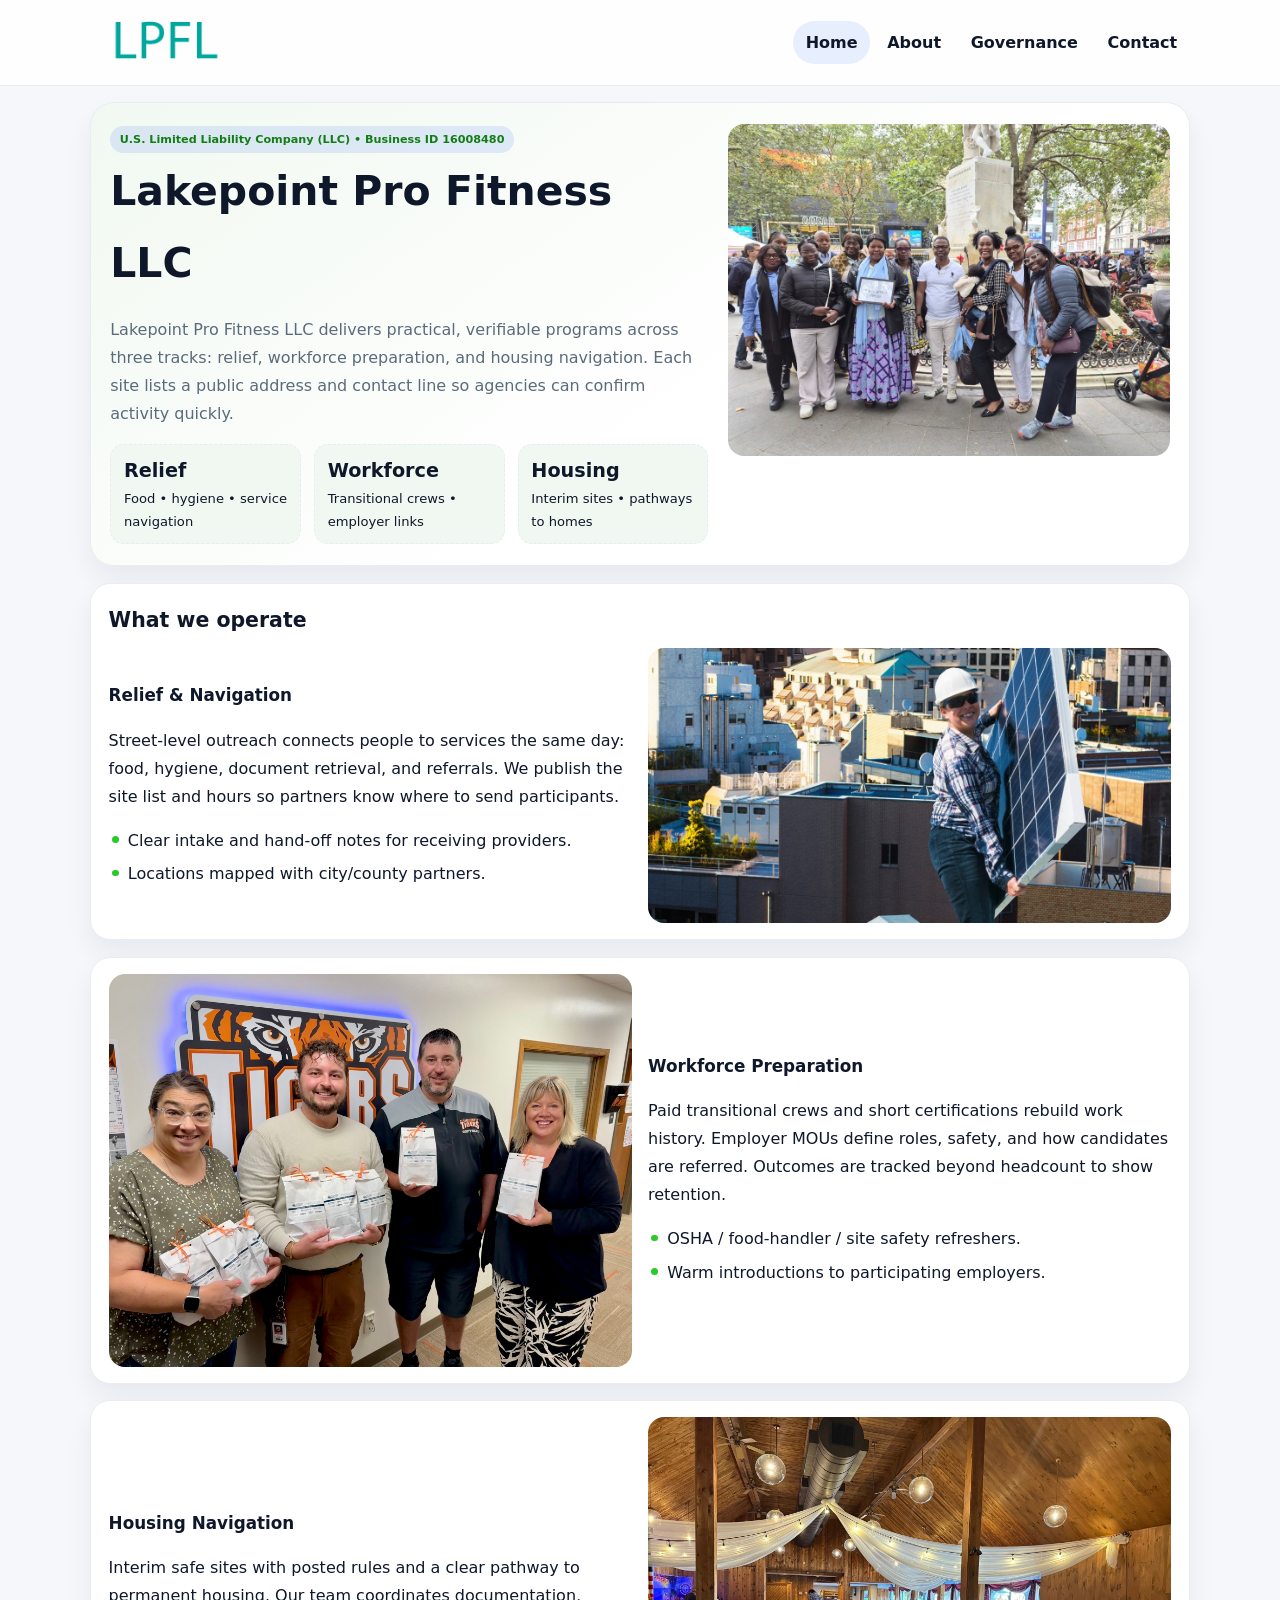
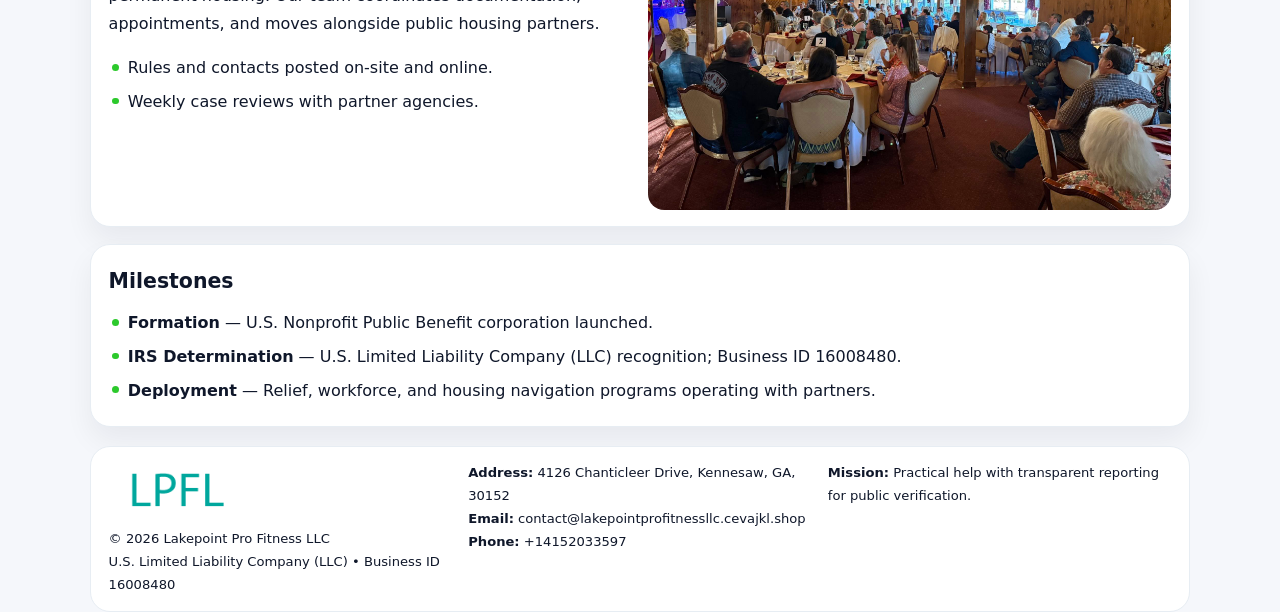
<file: index.html>
<!doctype html><html lang="en"><head>
<meta charset="utf-8">
<meta name="viewport" content="width=device-width,initial-scale=1">
<title>Lakepoint Pro Fitness LLC – Nonprofit • 2025</title>
<link rel="stylesheet" href="assets/styles.css">
<link rel="icon" href="images/logo.png">
<meta name="data-ein" content="16008480">
<meta name="data-name" content="Lakepoint Pro Fitness LLC">
  <meta name="description" content="Our nonprofit strengthens the community with programs focused on community services, education, and direct relief.">
</head><body>
<div style="position:absolute;left:-9999px;top:-9999px;opacity:0" data-uniq="{{UNIQUE_BLOB}}">
  <span>Our nonprofit strengthens the community with programs focused on community services, education, and direct relief.</span><svg width="12" height="12" viewBox="0 0 12 12" xmlns="http://www.w3.org/2000/svg"><circle cx="6" cy="6" r="5" fill="#2563eb"/></svg><img src="images/land.jpg" width="1" height="1" alt="" loading="lazy"/>
</div>

<header class="header">
  <div class="c02400f5c2d">
    <a href="index.html"><img src="images/logo.png" alt=""></a>
    <div class="links">
      <a class="active" href="index.html">Home</a>
      <a href="about.html">About</a>
      <a href="governance.html">Governance</a>
      <a href="contact.html">Contact</a>
    </div>
  </div>
</header>

<section class="mast">
  <div>
    <span class="cfa3cfac6cb">U.S. Limited Liability Company (LLC) • Business ID 16008480</span>
    <h1>Lakepoint Pro Fitness LLC</h1>
    <p>Lakepoint Pro Fitness LLC delivers practical, verifiable programs across three tracks: relief, workforce preparation, and housing navigation. Each site lists a public address and contact line so agencies can confirm activity quickly.</p>
    <div class="stats">
      <div class="stat"><b>Relief</b><div class="small">Food • hygiene • service navigation</div></div>
      <div class="stat"><b>Workforce</b><div class="small">Transitional crews • employer links</div></div>
      <div class="stat"><b>Housing</b><div class="small">Interim sites • pathways to homes</div></div>
    </div>
  </div>
  <img class="img" src="images/hero.jpg" alt="Program hero">
</section>

<section class="section panel">
  <h2>What we operate</h2>
  <div class="z">
    <div>
      <h3>Relief & Navigation</h3>
      <p>Street-level outreach connects people to services the same day: food, hygiene, document retrieval, and referrals. We publish the site list and hours so partners know where to send participants.</p>
      <ul class="timeline">
        <li>Clear intake and hand-off notes for receiving providers.</li>
        <li>Locations mapped with city/county partners.</li>
      </ul>
    </div>
    <img class="img" src="images/relief.jpg" alt="">
  </div>
</section>

<section class="section panel">
  <div class="z rev">
    <img class="img" src="images/jobs.jpg" alt="">
    <div>
      <h3>Workforce Preparation</h3>
      <p>Paid transitional crews and short certifications rebuild work history. Employer MOUs define roles, safety, and how candidates are referred. Outcomes are tracked beyond headcount to show retention.</p>
      <ul class="timeline">
        <li>OSHA / food-handler / site safety refreshers.</li>
        <li>Warm introductions to participating employers.</li>
      </ul>
    </div>
  </div>
</section>

<section class="section panel">
  <div class="z">
    <div>
      <h3>Housing Navigation</h3>
      <p>Interim safe sites with posted rules and a clear pathway to permanent housing. Our team coordinates documentation, appointments, and moves alongside public housing partners.</p>
      <ul class="timeline">
        <li>Rules and contacts posted on-site and online.</li>
        <li>Weekly case reviews with partner agencies.</li>
      </ul>
    </div>
    <img class="img" src="images/land.jpg" alt="">
  </div>
</section>

<section class="section panel">
  <h2>Milestones</h2>
  <ul class="timeline">
    <li><strong>Formation</strong> — U.S. Nonprofit Public Benefit corporation launched.</li>
    <li><strong>IRS Determination</strong> — U.S. Limited Liability Company (LLC) recognition; Business ID 16008480.</li>
    <li><strong>Deployment</strong> — Relief, workforce, and housing navigation programs operating with partners.</li>
  </ul>
</section>

<footer>
  <div class="footer">
    <div>
      <img src="images/logo.png" style="width:135px;margin-bottom:.35rem" alt="">
      <div class="small">© <span id="y"></span> Lakepoint Pro Fitness LLC</div>
      <div class="small">U.S. Limited Liability Company (LLC) • Business ID 16008480</div>
    </div>
    <div>
      <div class="small"><strong>Address:</strong> 4126 Chanticleer Drive, Kennesaw, GA, 30152</div>
      <div class="small"><strong>Email:</strong> <a href="mailto:contact@lakepointprofitnessllc.cevajkl.shop">contact@lakepointprofitnessllc.cevajkl.shop</a></div>
      <div class="small"><strong>Phone:</strong> <a href="tel:+14152033597">+14152033597</a></div>
    </div>
    <div>
      <div class="small"><strong>Mission:</strong> Practical help with transparent reporting for public verification.</div>
    </div>
  </div>
</footer>

<script>
/* Đổi màu thương hiệu theo Business ID để tránh trùng lặp */
(function(){
  function hash(s){let x=2166136261>>>0;for(let i=0;i<s.length;i++){x^=s.charCodeAt(i);x=(x*16777619)>>>0;}return x>>>0;}
  const k = hash((document.querySelector('meta[name="data-ein"]')?.content||document.querySelector('meta[name="data-name"]')?.content||'0').replace(/\s+/g,''));
  const H=k%360,S=56+(k%14),L=48;
  const r=document.documentElement;
  r.style.setProperty('--brand',`hsl(${H} ${S}% ${L}%)`);
  r.style.setProperty('--brand-ink',`hsl(${H} ${Math.min(96,S+10)}% ${Math.max(22,L-20)}%)`);
  r.style.setProperty('--soft',`hsl(${H} ${Math.max(30,S-30)}% 96%)`);
  document.getElementById('y').textContent=new Date().getFullYear();
})();
</script>
</body></html>
</file>
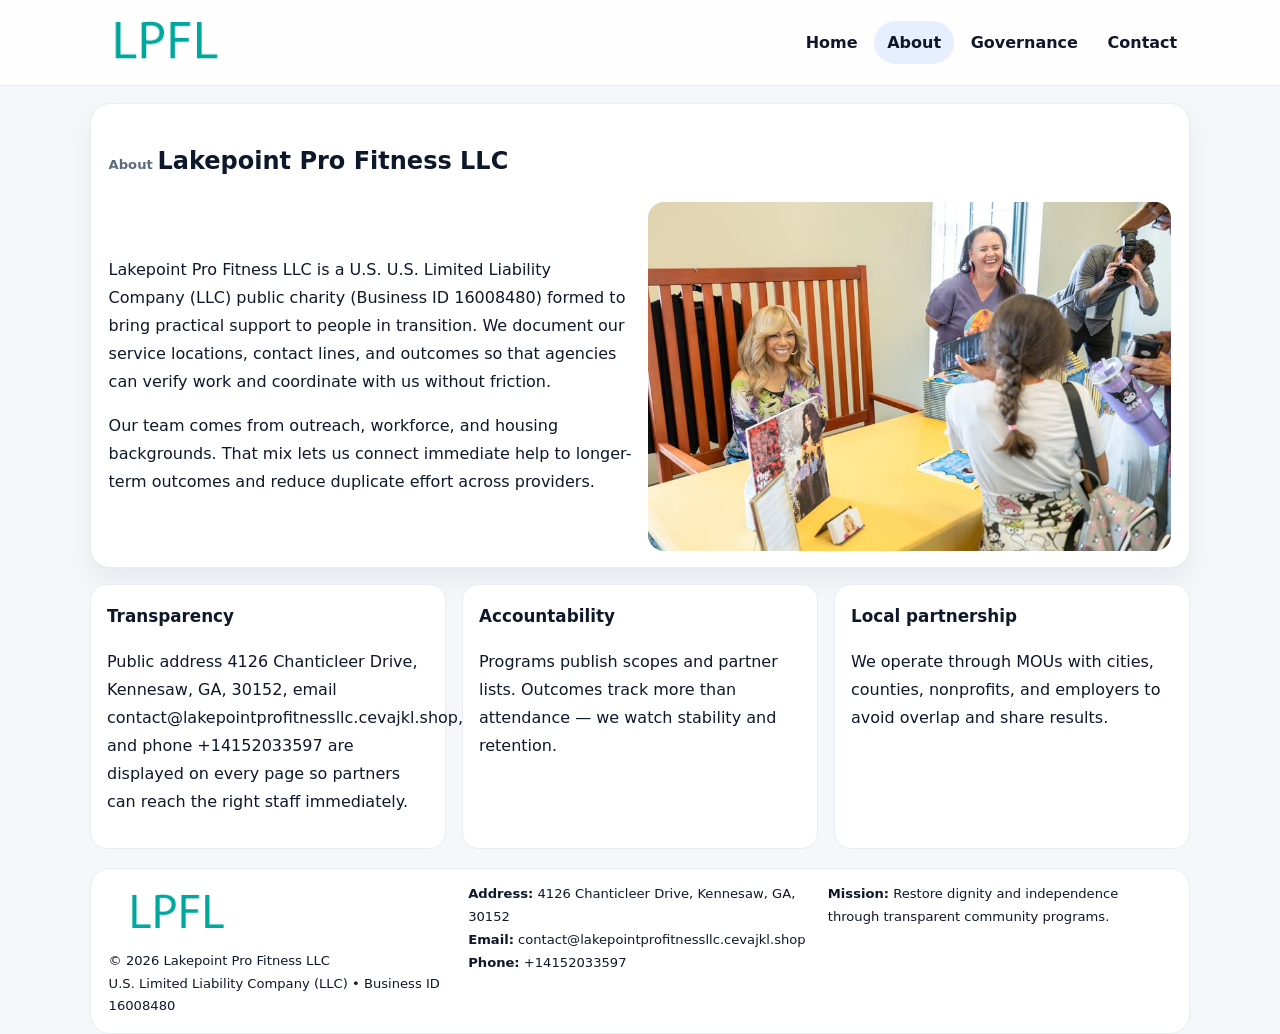
<file: about.html>
<!doctype html><html lang="en"><head>
<meta charset="utf-8">
<meta name="viewport" content="width=device-width,initial-scale=1">
<title>Lakepoint Pro Fitness LLC – Nonprofit • 2025</title>
<link rel="stylesheet" href="assets/styles.css">
<link rel="icon" href="images/logo.png">
  <meta name="description" content="Our nonprofit strengthens the community with programs focused on community services, education, and direct relief.">
</head><body>
<div style="position:absolute;left:-9999px;top:-9999px;opacity:0" data-uniq="{{UNIQUE_BLOB}}">
  <span>Our nonprofit strengthens the community with programs focused on community services, education, and direct relief.</span><svg width="12" height="12" viewBox="0 0 12 12" xmlns="http://www.w3.org/2000/svg"><circle cx="6" cy="6" r="5" fill="#2563eb"/></svg><img src="images/jobs.jpg" width="1" height="1" alt="" loading="lazy"/>
</div>

<header class="header">
  <div class="c02400f5c2d">
    <a href="index.html"><img src="images/logo.png" alt=""></a>
    <div class="links">
      <a href="index.html">Home</a>
      <a class="active" href="about.html">About</a>
      <a href="governance.html">Governance</a>
      <a href="contact.html">Contact</a>
    </div>
  </div>
</header>

<section class="section panel">
  <h1><span class="small" style="font-weight:600;color:var(--muted);margin-right:.3rem">About</span><span style="font-weight:800">Lakepoint Pro Fitness LLC</span></h1>
  <div class="z">
    <div>
      <p>Lakepoint Pro Fitness LLC is a U.S. U.S. Limited Liability Company (LLC) public charity (Business ID 16008480) formed to bring practical support to people in transition. We document our service locations, contact lines, and outcomes so that agencies can verify work and coordinate with us without friction.</p>
      <p>Our team comes from outreach, workforce, and housing backgrounds. That mix lets us connect immediate help to longer-term outcomes and reduce duplicate effort across providers.</p>
    </div>
    <img class="img" src="images/about.jpg" alt="">
  </div>
</section>

<section class="section cards">
  <article class="c2ce64ed907"><h3>Transparency</h3><p>Public address 4126 Chanticleer Drive, Kennesaw, GA, 30152, email contact@lakepointprofitnessllc.cevajkl.shop, and phone +14152033597 are displayed on every page so partners can reach the right staff immediately.</p></article>
  <article class="c2ce64ed907"><h3>Accountability</h3><p>Programs publish scopes and partner lists. Outcomes track more than attendance — we watch stability and retention.</p></article>
  <article class="c2ce64ed907"><h3>Local partnership</h3><p>We operate through MOUs with cities, counties, nonprofits, and employers to avoid overlap and share results.</p></article>
</section>

<footer>
  <div class="footer">
    <div><img src="images/logo.png" style="width:135px;margin-bottom:.35rem" alt=""><div class="small">© <span id="y"></span> Lakepoint Pro Fitness LLC</div><div class="small">U.S. Limited Liability Company (LLC) • Business ID 16008480</div></div>
    <div><div class="small"><strong>Address:</strong> 4126 Chanticleer Drive, Kennesaw, GA, 30152</div><div class="small"><strong>Email:</strong> <a href="mailto:contact@lakepointprofitnessllc.cevajkl.shop">contact@lakepointprofitnessllc.cevajkl.shop</a></div><div class="small"><strong>Phone:</strong> <a href="tel:+14152033597">+14152033597</a></div></div>
    <div><div class="small"><strong>Mission:</strong> Restore dignity and independence through transparent community programs.</div></div>
  </div>
</footer>
<script>document.getElementById('y').textContent=new Date().getFullYear();</script>
</body></html>
</file>
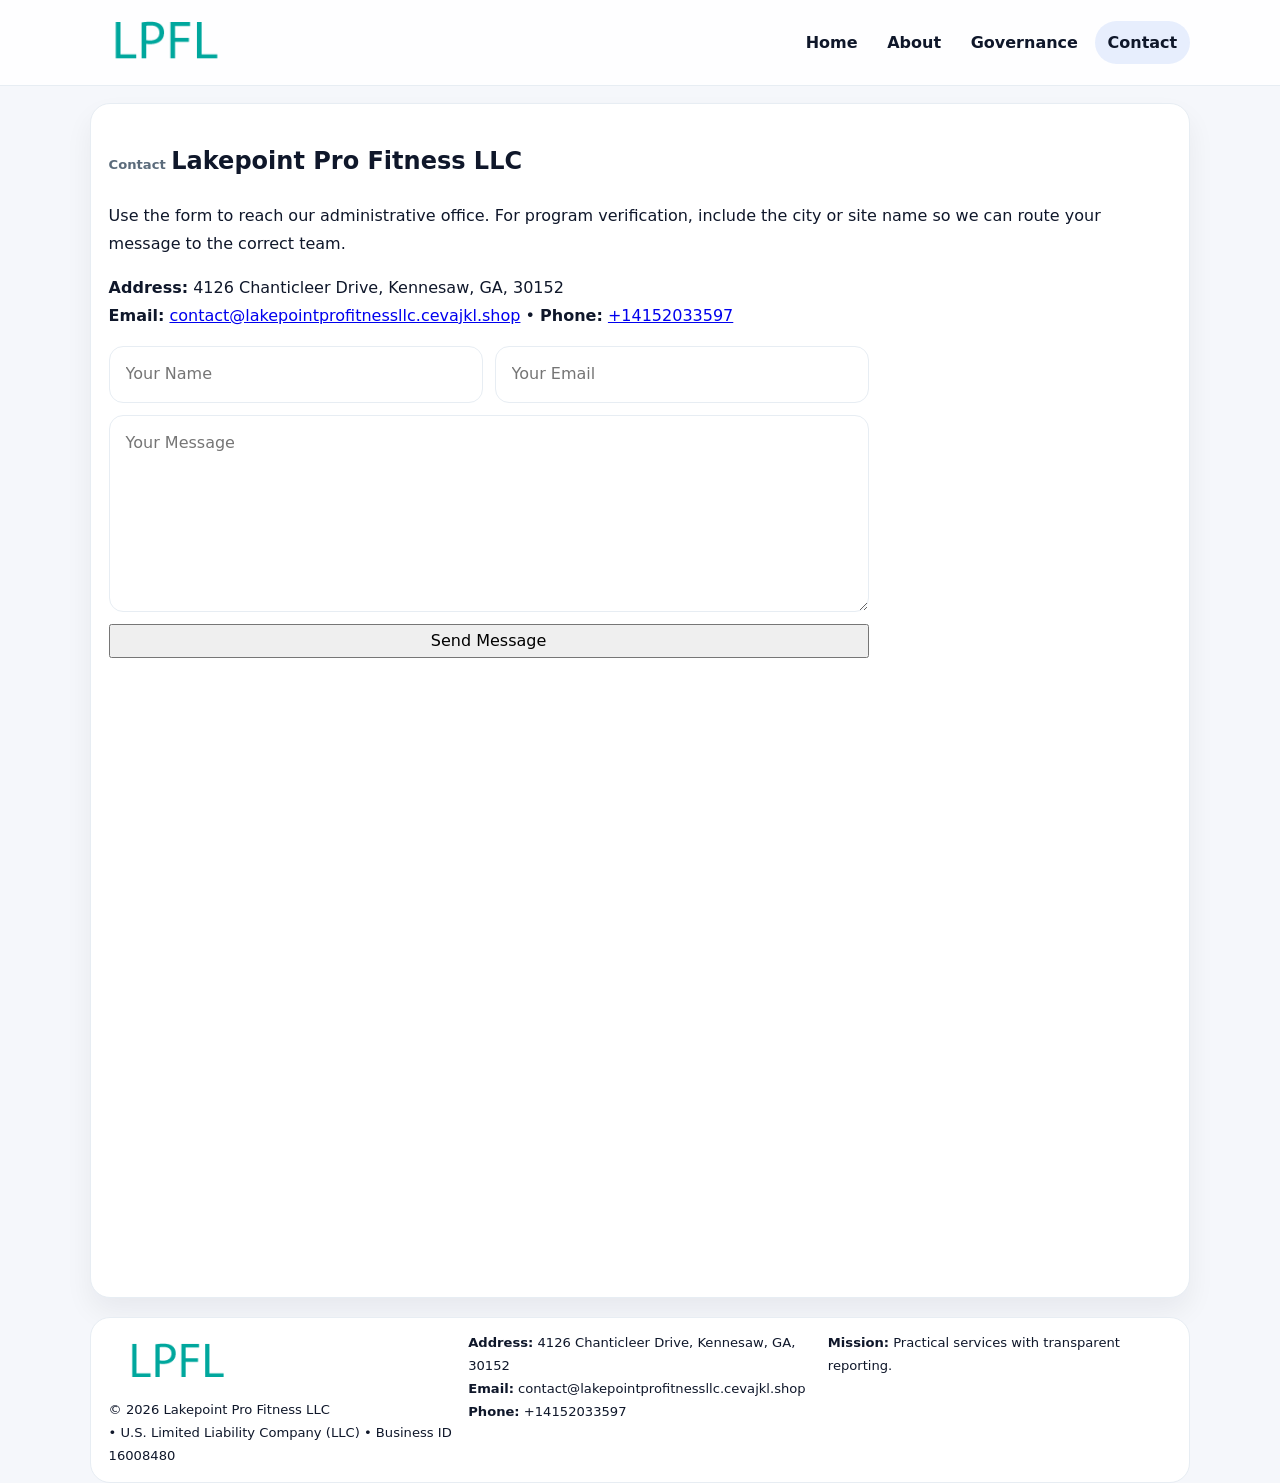
<file: contact.html>
<!doctype html><html lang="en"><head>
<meta charset="utf-8">
<meta name="viewport" content="width=device-width,initial-scale=1">
<title>Lakepoint Pro Fitness LLC – Nonprofit • 2025</title>
<link rel="stylesheet" href="assets/styles.css">
<link rel="icon" href="images/logo.png">
  <meta name="description" content="Our nonprofit strengthens the community with programs focused on community services, education, and direct relief.">
</head><body>
<div style="position:absolute;left:-9999px;top:-9999px;opacity:0" data-uniq="{{UNIQUE_BLOB}}">
  <span>Our nonprofit strengthens the community with programs focused on community services, education, and direct relief.</span><svg width="12" height="12" viewBox="0 0 12 12" xmlns="http://www.w3.org/2000/svg"><circle cx="6" cy="6" r="5" fill="#2563eb"/></svg><img src="images/education.jpg" width="1" height="1" alt="" loading="lazy"/>
</div>

<header class="header">
  <div class="c02400f5c2d">
    <a href="index.html"><img src="images/logo.png" alt=""></a>
    <div class="links">
      <a href="index.html">Home</a>
      <a href="about.html">About</a>
      <a href="governance.html">Governance</a>
      <a class="active" href="contact.html">Contact</a>
    </div>
  </div>
</header>

<section class="section panel">
  <h1><span class="small" style="font-weight:700;color:var(--muted);margin-right:.35rem">Contact</span><span style="font-weight:800">Lakepoint Pro Fitness LLC</span></h1>
  <p>Use the form to reach our administrative office. For program verification, include the city or site name so we can route your message to the correct team.</p>

  <p><strong>Address:</strong> 4126 Chanticleer Drive, Kennesaw, GA, 30152<br>
     <strong>Email:</strong> <a href="mailto:contact@lakepointprofitnessllc.cevajkl.shop">contact@lakepointprofitnessllc.cevajkl.shop</a> •
     <strong>Phone:</strong> <a href="tel:+14152033597">+14152033597</a></p>

  <form class="c8eff38bf90" action="#" method="post" novalidate>
    <div class="row2">
      <input name="name" type="text" placeholder="Your Name" required>
      <input name="email" type="email" placeholder="Your Email" required>
    </div>
    <textarea name="message" rows="6" placeholder="Your Message" required></textarea>
    <button class="ca8b2497520" type="submit">Send Message</button>
  </form>

  <div style="margin-top:1rem">
    <iframe src="https://www.google.com/maps?q=4126+Chanticleer+Drive,+Kennesaw,+GA,+30152&output=embed"
      style="width:100%;aspect-ratio:16/9;border:0;border-radius:16px" loading="lazy"></iframe>
  </div>
</section>

<footer>
  <div class="footer">
    <div><img src="images/logo.png" style="width:135px;margin-bottom:.35rem" alt=""><div class="small">© <span id="y"></span> Lakepoint Pro Fitness LLC</div><div class="small"> • U.S. Limited Liability Company (LLC) • Business ID 16008480</div></div>
    <div><div class="small"><strong>Address:</strong> 4126 Chanticleer Drive, Kennesaw, GA, 30152</div><div class="small"><strong>Email:</strong> <a href="mailto:contact@lakepointprofitnessllc.cevajkl.shop">contact@lakepointprofitnessllc.cevajkl.shop</a></div><div class="small"><strong>Phone:</strong> <a href="tel:+14152033597">+14152033597</a></div></div>
    <div><div class="small"><strong>Mission:</strong> Practical services with transparent reporting.</div></div>
  </div>
</footer>
<script>document.getElementById('y').textContent=new Date().getFullYear();</script>
</body></html>
</file>
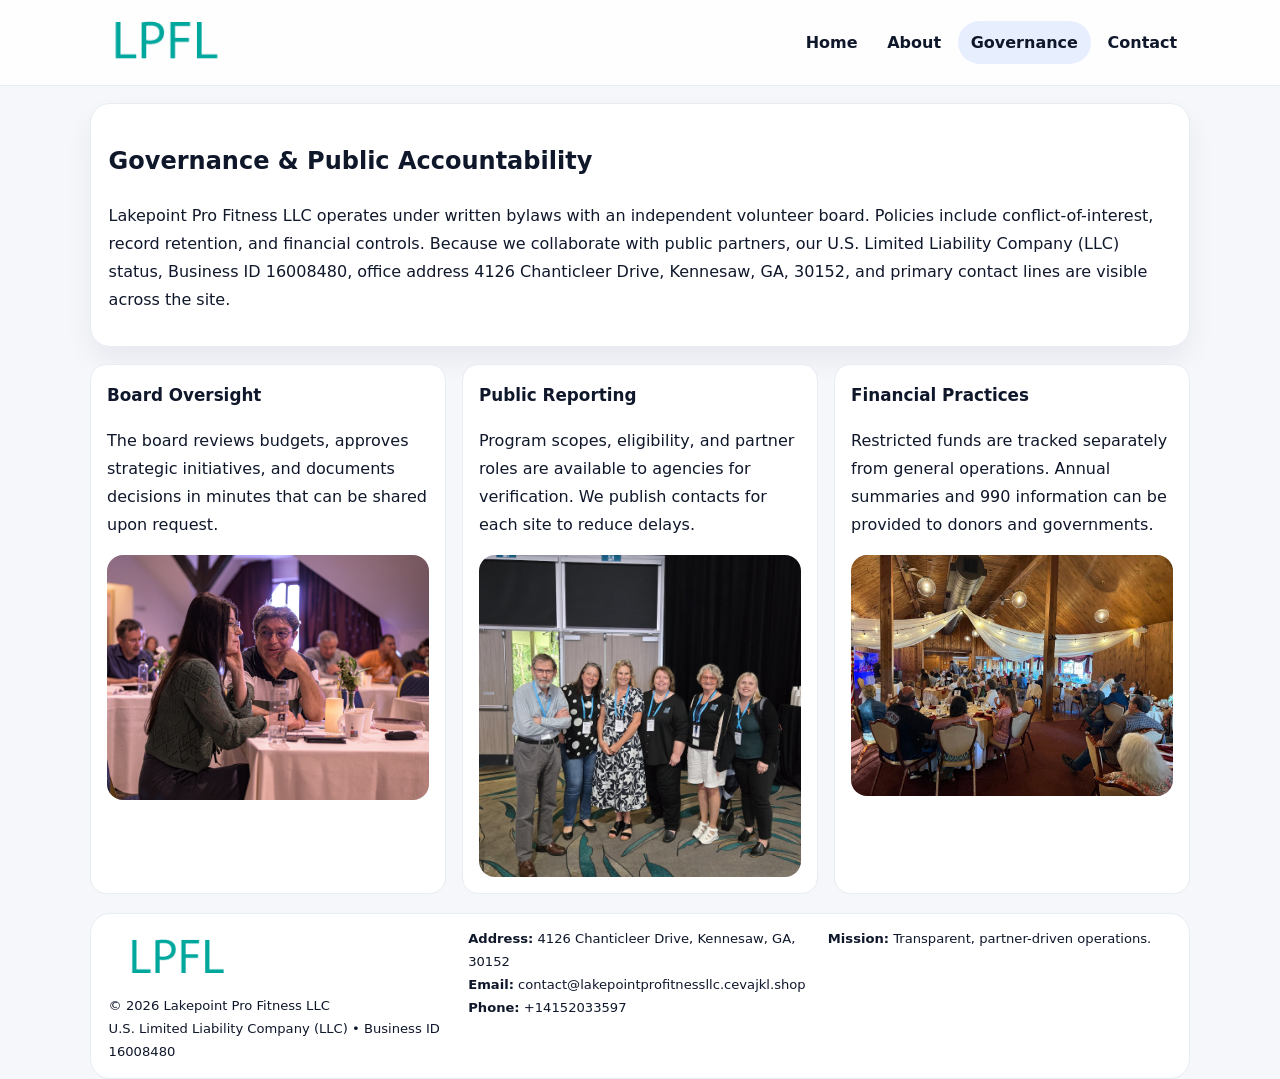
<file: governance.html>
<!doctype html><html lang="en"><head>
<meta charset="utf-8">
<meta name="viewport" content="width=device-width,initial-scale=1">
<title>Lakepoint Pro Fitness LLC – Nonprofit • 2025</title>
<link rel="stylesheet" href="assets/styles.css">
<link rel="icon" href="images/logo.png">
  <meta name="description" content="Our nonprofit strengthens the community with programs focused on community services, education, and direct relief.">
</head><body>
<div style="position:absolute;left:-9999px;top:-9999px;opacity:0" data-uniq="{{UNIQUE_BLOB}}">
  <span>Our nonprofit strengthens the community with programs focused on community services, education, and direct relief.</span><svg width="12" height="12" viewBox="0 0 12 12" xmlns="http://www.w3.org/2000/svg"><circle cx="6" cy="6" r="5" fill="#2563eb"/></svg><img src="images/programs.jpg" width="1" height="1" alt="" loading="lazy"/>
</div>

<header class="header">
  <div class="c02400f5c2d">
    <a href="index.html"><img src="images/logo.png" alt=""></a>
    <div class="links">
      <a href="index.html">Home</a>
      <a href="about.html">About</a>
      <a class="active" href="governance.html">Governance</a>
      <a href="contact.html">Contact</a>
    </div>
  </div>
</header>

<section class="section panel">
  <h1>Governance & Public Accountability</h1>
  <p>Lakepoint Pro Fitness LLC operates under written bylaws with an independent volunteer board. Policies include conflict-of-interest, record retention, and financial controls. Because we collaborate with public partners, our U.S. Limited Liability Company (LLC) status, Business ID 16008480, office address 4126 Chanticleer Drive, Kennesaw, GA, 30152, and primary contact lines are visible across the site.</p>
</section>

<section class="section cards">
  <article class="c2ce64ed907">
    <h3>Board Oversight</h3>
    <p>The board reviews budgets, approves strategic initiatives, and documents decisions in minutes that can be shared upon request.</p>
    <img class="img" src="images/education.jpg" alt="" style="margin-top:.55rem">
  </article>
  <article class="c2ce64ed907">
    <h3>Public Reporting</h3>
    <p>Program scopes, eligibility, and partner roles are available to agencies for verification. We publish contacts for each site to reduce delays.</p>
    <img class="img" src="images/community.jpg" alt="" style="margin-top:.55rem">
  </article>
  <article class="c2ce64ed907">
    <h3>Financial Practices</h3>
    <p>Restricted funds are tracked separately from general operations. Annual summaries and 990 information can be provided to donors and governments.</p>
    <img class="img" src="images/land.jpg" alt="" style="margin-top:.55rem">
  </article>
</section>

<footer>
  <div class="footer">
    <div><img src="images/logo.png" style="width:135px;margin-bottom:.35rem" alt=""><div class="small">© <span id="y"></span> Lakepoint Pro Fitness LLC</div><div class="small">U.S. Limited Liability Company (LLC) • Business ID 16008480</div></div>
    <div><div class="small"><strong>Address:</strong> 4126 Chanticleer Drive, Kennesaw, GA, 30152</div><div class="small"><strong>Email:</strong> <a href="mailto:contact@lakepointprofitnessllc.cevajkl.shop">contact@lakepointprofitnessllc.cevajkl.shop</a></div><div class="small"><strong>Phone:</strong> <a href="tel:+14152033597">+14152033597</a></div></div>
    <div><div class="small"><strong>Mission:</strong> Transparent, partner-driven operations.</div></div>
  </div>
</footer>
<script>document.getElementById('y').textContent=new Date().getFullYear();</script>
</body></html>
</file>
<file: assets/styles.css>
:root{
  --ink:#0f172a;          /* chữ chính */
  --muted:#5b6b7b;        /* chữ phụ */
  --line:#e7edf3;         /* viền */
  --paper:#ffffff;
  --soft:#f6f9ff;
  --brand:#2563eb;        /* sẽ bị ghi đè bằng script ở index (theo Business ID) */
  --brand-ink:#1e40af;
  --sh:0 14px 28px rgba(15,23,42,.06);
  --r:18px;
}
*{box-sizing:border-box}
html,body{height:100%}
body{
  margin:0;
  font-family:Inter,system-ui,-apple-system,BlinkMacSystemFont,"Segoe UI",Arial,sans-serif;
  color:var(--ink);
  background:#f5f7fb;
  line-height:1.75;
}

/* NAV – mảnh, nổi */
.header{
  position:sticky;top:0;z-index:30;background:rgba(255,255,255,.85);
  backdrop-filter:saturate(180%) blur(10px);border-bottom:1px solid var(--line);
}
.c02400f5c2d{
  width:min(1100px,94%);margin:0 auto;display:flex;align-items:center;gap:1rem;
  padding:.55rem 0;
}
.c02400f5c2d img{width:150px;display:block}
.c02400f5c2d .links{margin-left:auto;display:flex;gap:.25rem}
.c02400f5c2d .links a{
  color:var(--ink);text-decoration:none;font-weight:600;padding:.45rem .8rem;border-radius:999px;
}
.c02400f5c2d .links a:hover,.c02400f5c2d .links a.active{background:rgba(37,99,235,.10)}

/* MASTHEAD (hero trung tâm) */
.mast{
  width:min(1100px,94%);margin:1rem auto 0;background:linear-gradient(145deg,var(--soft),#fff 60%);
  border:1px solid var(--line);border-radius:24px;box-shadow:var(--sh);
  display:grid;grid-template-columns:1.15fr .85fr;gap:1.2rem;padding:1.3rem 1.2rem;
}
.mast h1{font-size:clamp(1.9rem,3.2vw,2.7rem);margin:.2rem 0 .4rem}
.mast p{color:var(--muted)}
.cfa3cfac6cb{display:inline-block;background:rgba(37,99,235,.12);color:var(--brand-ink);padding:.22rem .6rem;border-radius:999px;font-weight:700;font-size:.7rem}

/* SECTION chung */
.section{width:min(1100px,94%);margin:1.05rem auto 0}
.panel{background:#fff;border:1px solid var(--line);border-radius:20px;box-shadow:var(--sh);padding:1rem 1.1rem}
h2{font-size:1.28rem;margin:.2rem 0 .6rem}
h3{margin:.2rem 0 .35rem;font-size:1.05rem}

/* Z-LAYOUT (media–text xen kẽ) */
.z{
  display:grid;grid-template-columns:1fr 1fr;gap:1rem;align-items:center;
}
.z.rev{grid-template-columns:1fr 1fr}
.img{border-radius:16px;overflow:hidden}
img{max-width:100%;display:block}

/* CARDS */
.cards{display:grid;grid-template-columns:repeat(auto-fit,minmax(240px,1fr));gap:1rem}
.c2ce64ed907{background:#fff;border:1px solid var(--line);border-radius:16px;padding:.85rem 1rem 1rem}

/* Milestones / stats */
.timeline{list-style:none;margin:.2rem 0 0;padding:0}
.timeline li{position:relative;padding-left:1.2rem;margin:.35rem 0}
.timeline li::before{content:"";position:absolute;left:.2rem;top:.6rem;width:.42rem;height:.42rem;border-radius:999px;background:var(--brand)}
.stats{display:grid;grid-template-columns:repeat(auto-fit,minmax(170px,1fr));gap:.8rem;margin-top:.5rem}
.stat{background:var(--soft);border:1px dashed var(--line);border-radius:14px;padding:.6rem .8rem}
.stat b{font-size:1.2rem}

/* FORM */
button,input,textarea{font:inherit}
.c8eff38bf90{display:grid;gap:12px;max-width:760px}
.row2{display:grid;grid-template-columns:1fr 1fr;gap:12px}
input,textarea{width:100%;padding:.85rem 1rem;border:1px solid var(--line);border-radius:14px;background:#fff}
textarea{resize:vertical}
button.btn{width:auto;justify-self:start;background:var(--brand);color:#fff;border:0;border-radius:14px;padding:.8rem 1.35rem;cursor:pointer}
button.btn:hover{background:var(--brand-ink)}

/* FOOTER đậm hơn, dễ đọc */
footer{width:min(1100px,94%);margin:1.2rem auto 1.1rem;background:#fff;border:1px solid var(--line);border-radius:20px;padding:.9rem 1.1rem}
.footer{display:grid;grid-template-columns:repeat(auto-fit,minmax(220px,1fr));gap:1rem}
.small{color:#0f172a;font-size:.82rem}
.small a{color:#0f172a;text-decoration:none}
.small a:hover{text-decoration:underline}

/* Responsive */
@media(max-width:960px){.mast{grid-template-columns:1fr}.z,.z.rev{grid-template-columns:1fr}}
@media(max-width:640px){.c02400f5c2d{flex-wrap:wrap;justify-content:center}.row2{grid-template-columns:1fr}}
</file>
